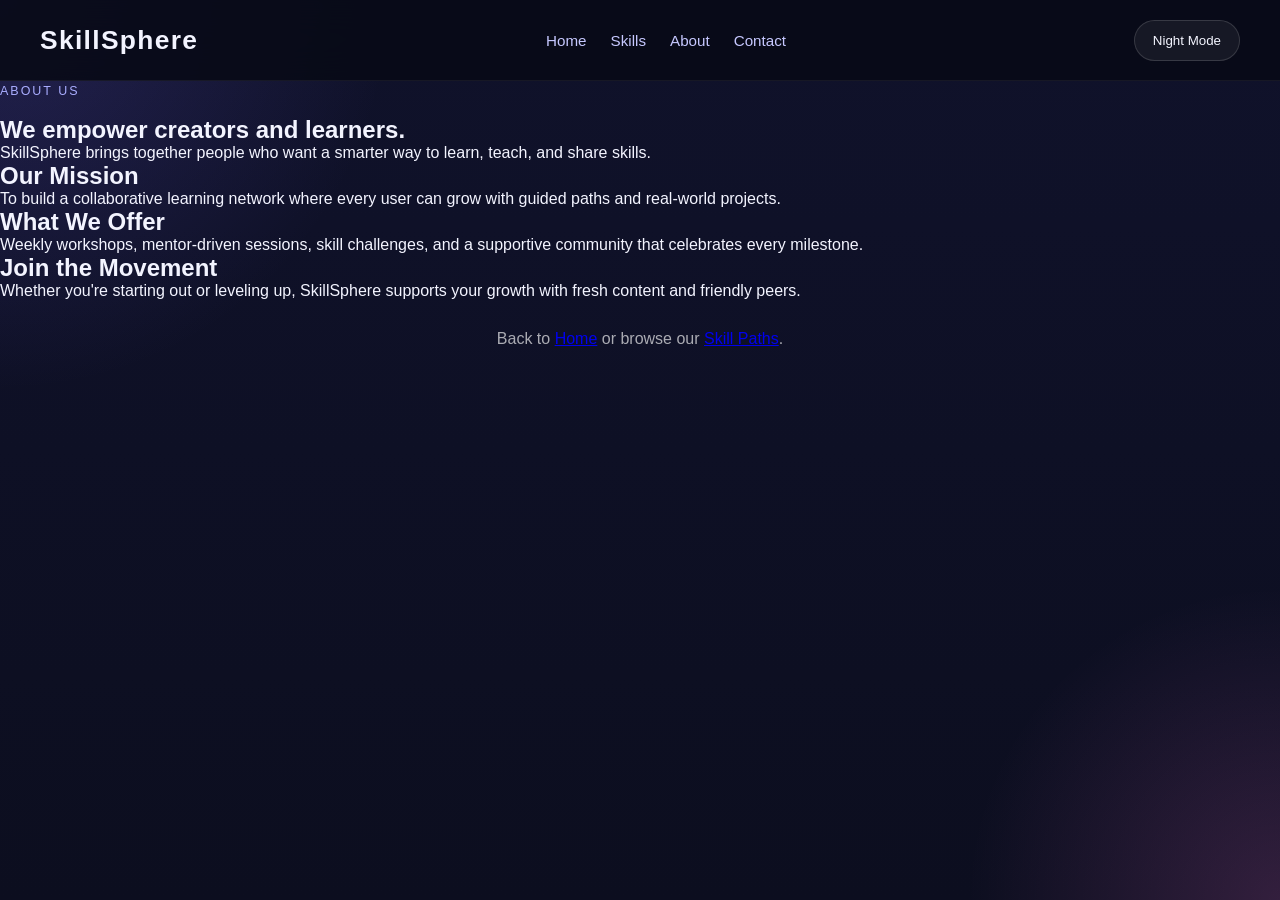
<file: about.html>
<!DOCTYPE html>
<html lang="en">
<head>
    <meta charset="UTF-8">
    <meta name="viewport" content="width=device-width, initial-scale=1.0">
    <title>About | SkillSphere</title>
    <link rel="stylesheet" href="style.css">
</head>
<body>

<nav class="topbar">
    <div class="logo">SkillSphere</div>
    <div class="nav-links">
        <ul>
            <li><a href="index.html">Home</a></li>
            <li><a href="skills.html">Skills</a></li>
            <li><a href="about.html">About</a></li>
            <li><a href="contact.html">Contact</a></li>
        </ul>
    </div>
    <button id="themeToggle" class="theme-button">Night Mode</button>
</nav>

<section class="page-hero">
    <div class="hero-copy">
        <span class="eyebrow">About Us</span>
        <h1>We empower creators and learners.</h1>
        <p>SkillSphere brings together people who want a smarter way to learn, teach, and share skills.</p>
    </div>
</section>

<section class="about-grid">
    <div class="about-card">
        <h2>Our Mission</h2>
        <p>To build a collaborative learning network where every user can grow with guided paths and real-world projects.</p>
    </div>
    <div class="about-card">
        <h2>What We Offer</h2>
        <p>Weekly workshops, mentor-driven sessions, skill challenges, and a supportive community that celebrates every milestone.</p>
    </div>
    <div class="about-card">
        <h2>Join the Movement</h2>
        <p>Whether you're starting out or leveling up, SkillSphere supports your growth with fresh content and friendly peers.</p>
    </div>
</section>

<footer id="footer">
    <p>Back to <a href="index.html">Home</a> or browse our <a href="skills.html">Skill Paths</a>.</p>
</footer>

<script src="script.js"></script>

</body>
</html>
</file>
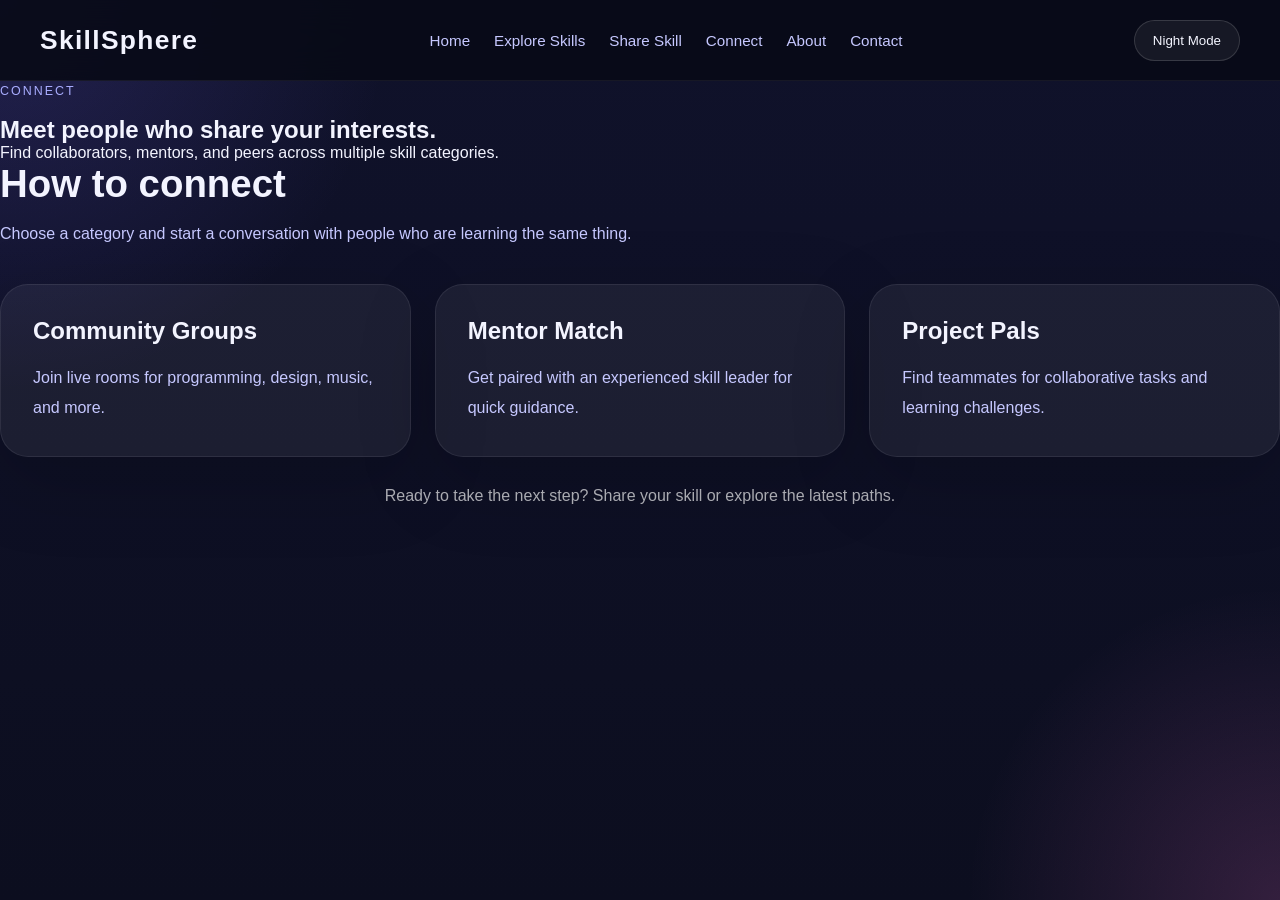
<file: connect.html>
<!DOCTYPE html>
<html lang="en">
<head>
    <meta charset="UTF-8">
    <meta name="viewport" content="width=device-width, initial-scale=1.0">
    <title>Connect | SkillSphere</title>
    <link rel="stylesheet" href="style.css">
</head>
<body>

<nav class="topbar">
    <div class="logo">SkillSphere</div>
    <div class="nav-links">
        <ul>
            <li><a href="index.html">Home</a></li>
            <li><a href="skills.html">Explore Skills</a></li>
            <li><a href="share.html">Share Skill</a></li>
            <li><a href="connect.html">Connect</a></li>
            <li><a href="about.html">About</a></li>
            <li><a href="contact.html">Contact</a></li>
        </ul>
    </div>
    <button id="themeToggle" class="theme-button">Night Mode</button>
</nav>

<section class="page-hero">
    <div class="hero-copy">
        <span class="eyebrow">Connect</span>
        <h1>Meet people who share your interests.</h1>
        <p>Find collaborators, mentors, and peers across multiple skill categories.</p>
    </div>
</section>

<section class="connect-features">
    <div class="section-header">
        <h2>How to connect</h2>
        <p>Choose a category and start a conversation with people who are learning the same thing.</p>
    </div>
    <div class="cards">
        <div class="card">
            <h2>Community Groups</h2>
            <p>Join live rooms for programming, design, music, and more.</p>
        </div>
        <div class="card">
            <h2>Mentor Match</h2>
            <p>Get paired with an experienced skill leader for quick guidance.</p>
        </div>
        <div class="card">
            <h2>Project Pals</h2>
            <p>Find teammates for collaborative tasks and learning challenges.</p>
        </div>
    </div>
</section>

<footer id="footer">
    <p>Ready to take the next step? Share your skill or explore the latest paths.</p>
</footer>

<script src="script.js"></script>

</body>
</html>
</file>
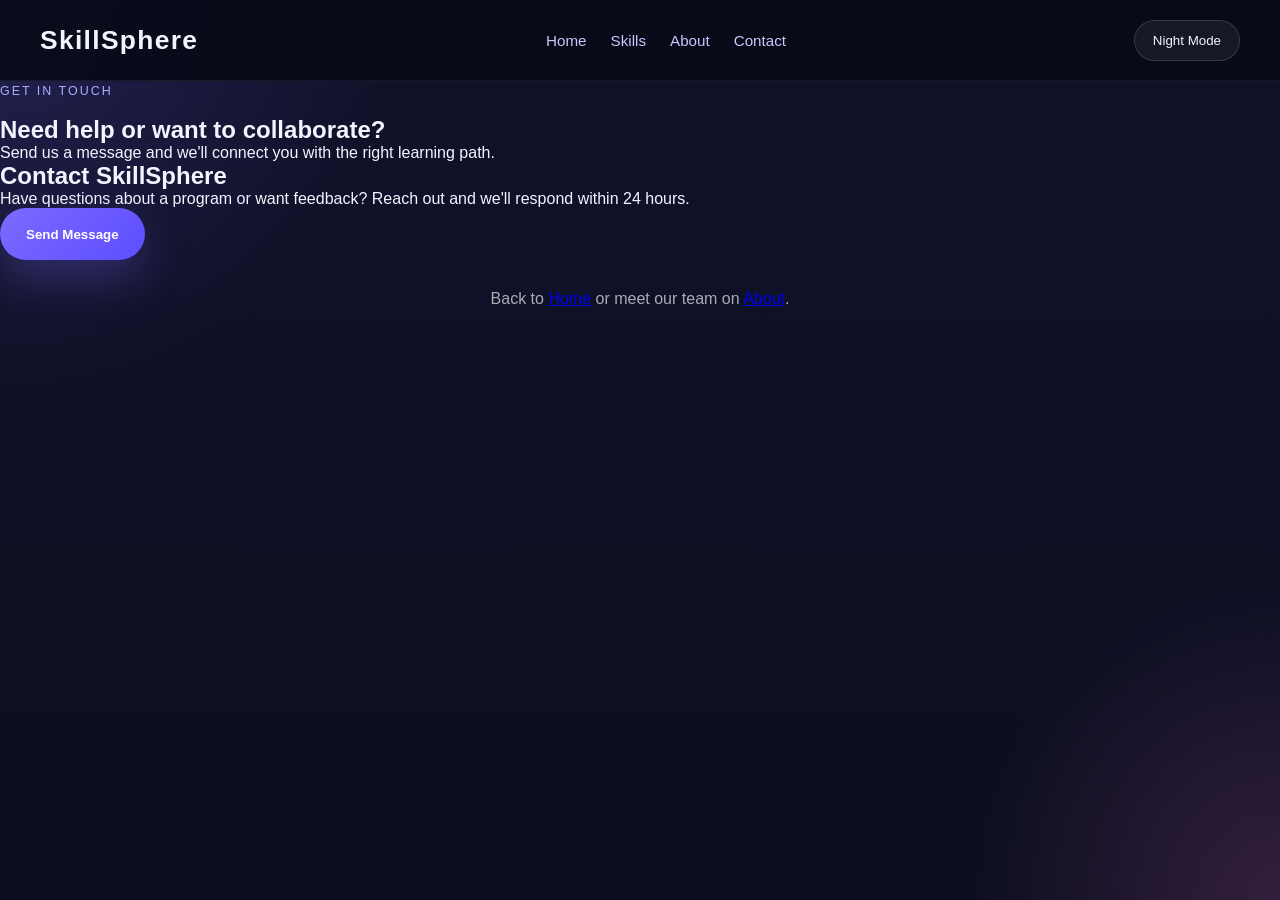
<file: contact.html>
<!DOCTYPE html>
<html lang="en">
<head>
    <meta charset="UTF-8">
    <meta name="viewport" content="width=device-width, initial-scale=1.0">
    <title>Contact | SkillSphere</title>
    <link rel="stylesheet" href="style.css">
</head>
<body>

<nav class="topbar">
    <div class="logo">SkillSphere</div>
    <div class="nav-links">
        <ul>
            <li><a href="index.html">Home</a></li>
            <li><a href="skills.html">Skills</a></li>
            <li><a href="about.html">About</a></li>
            <li><a href="contact.html">Contact</a></li>
        </ul>
    </div>
    <button id="themeToggle" class="theme-button">Night Mode</button>
</nav>

<section class="page-hero">
    <div class="hero-copy">
        <span class="eyebrow">Get in Touch</span>
        <h1>Need help or want to collaborate?</h1>
        <p>Send us a message and we'll connect you with the right learning path.</p>
    </div>
</section>

<section class="contact-panel">
    <div class="contact-card">
        <h2>Contact SkillSphere</h2>
        <p>Have questions about a program or want feedback? Reach out and we'll respond within 24 hours.</p>
        <button id="contactButton" class="primary-button">Send Message</button>
    </div>
</section>

<footer id="footer">
    <p>Back to <a href="index.html">Home</a> or meet our team on <a href="about.html">About</a>.</p>
</footer>

<script src="script.js"></script>

</body>
</html>
</file>
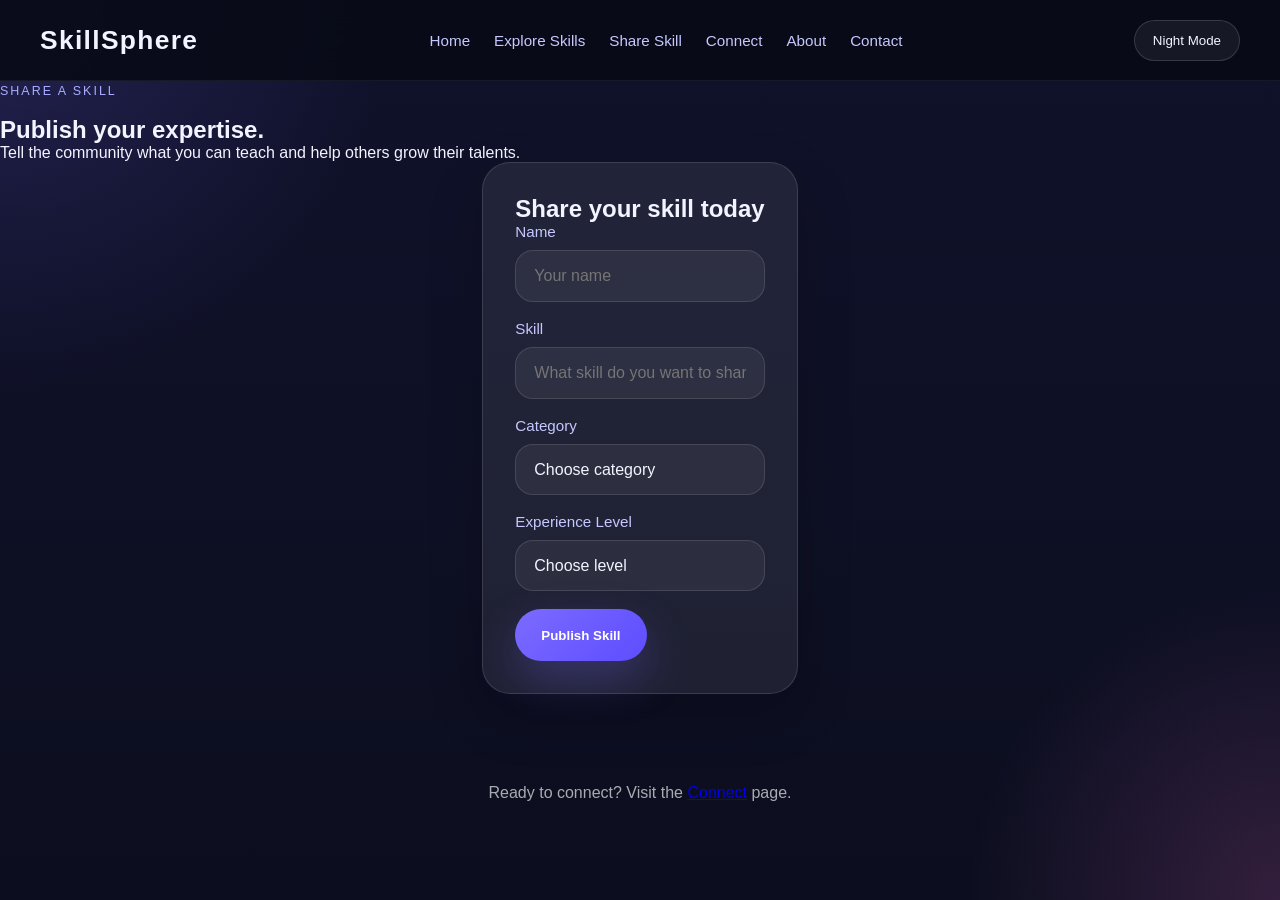
<file: share.html>
<!DOCTYPE html>
<html lang="en">
<head>
    <meta charset="UTF-8">
    <meta name="viewport" content="width=device-width, initial-scale=1.0">
    <title>Share a Skill | SkillSphere</title>
    <link rel="stylesheet" href="style.css">
</head>
<body>

<nav class="topbar">
    <div class="logo">SkillSphere</div>
    <div class="nav-links">
        <ul>
            <li><a href="index.html">Home</a></li>
            <li><a href="skills.html">Explore Skills</a></li>
            <li><a href="share.html">Share Skill</a></li>
            <li><a href="connect.html">Connect</a></li>
            <li><a href="about.html">About</a></li>
            <li><a href="contact.html">Contact</a></li>
        </ul>
    </div>
    <button id="themeToggle" class="theme-button">Night Mode</button>
</nav>

<section class="page-hero">
    <div class="hero-copy">
        <span class="eyebrow">Share a Skill</span>
        <h1>Publish your expertise.</h1>
        <p>Tell the community what you can teach and help others grow their talents.</p>
    </div>
</section>

<section class="share-form">
    <div class="form-card">
        <h2>Share your skill today</h2>
        <form id="shareForm">
            <label>
                Name
                <input type="text" id="nameInput" placeholder="Your name" required>
            </label>
            <label>
                Skill
                <input type="text" id="skillInput" placeholder="What skill do you want to share?" required>
            </label>
            <label>
                Category
                <select id="categoryInput" required>
                    <option value="">Choose category</option>
                    <option>Programming</option>
                    <option>Design</option>
                    <option>Photography</option>
                    <option>Music</option>
                    <option>Cooking</option>
                    <option>Languages</option>
                </select>
            </label>
            <label>
                Experience Level
                <select id="levelInput" required>
                    <option value="">Choose level</option>
                    <option>Beginner</option>
                    <option>Intermediate</option>
                    <option>Advanced</option>
                </select>
            </label>
            <button type="submit" class="primary-button">Publish Skill</button>
        </form>
    </div>
</section>

<footer id="footer">
    <p>Ready to connect? Visit the <a href="connect.html">Connect</a> page.</p>
</footer>

<script src="script.js"></script>

</body>
</html>
</file>
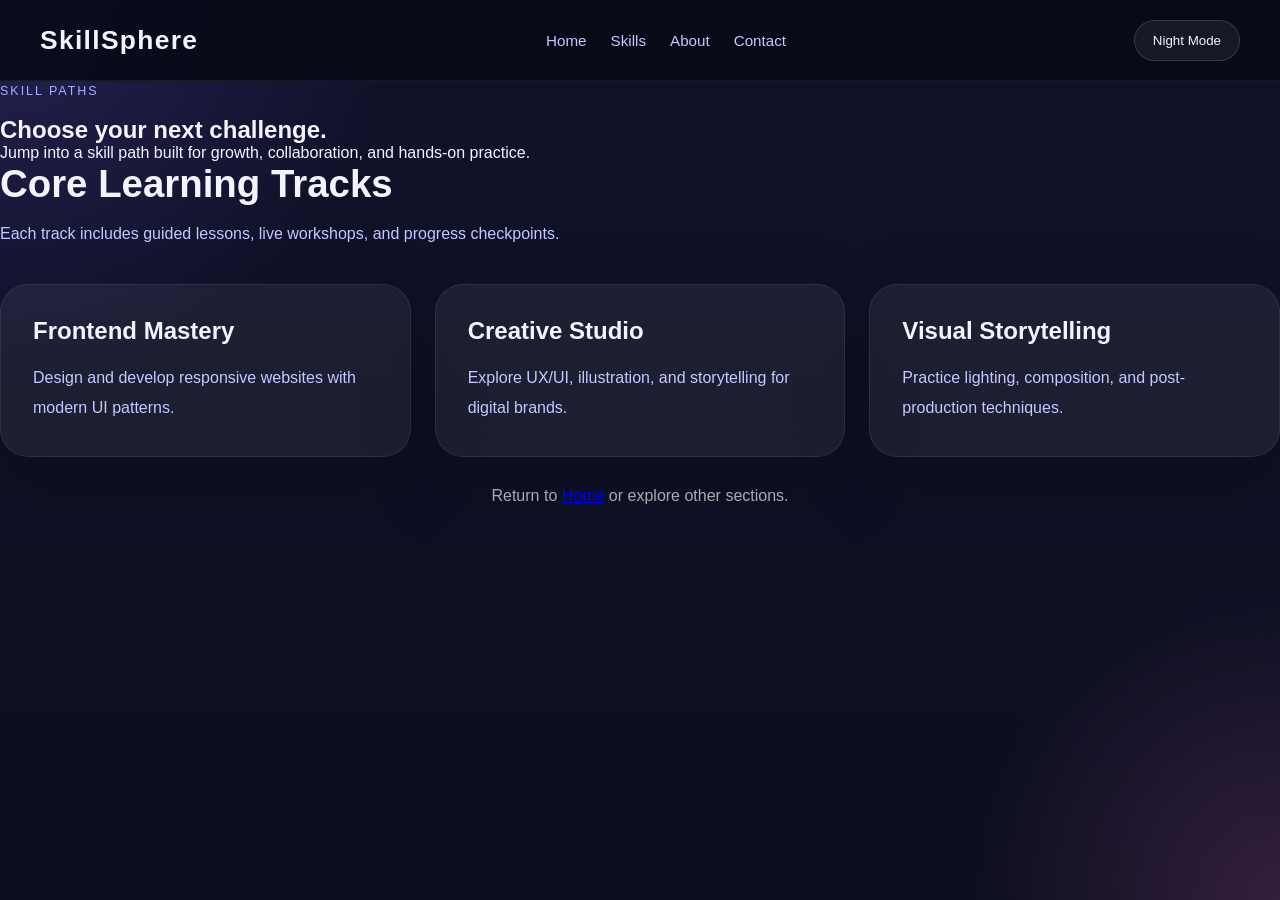
<file: skills.html>
<!DOCTYPE html>
<html lang="en">
<head>
    <meta charset="UTF-8">
    <meta name="viewport" content="width=device-width, initial-scale=1.0">
    <title>Skills | SkillSphere</title>
    <link rel="stylesheet" href="style.css">
</head>
<body>

<nav class="topbar">
    <div class="logo">SkillSphere</div>
    <div class="nav-links">
        <ul>
            <li><a href="index.html">Home</a></li>
            <li><a href="skills.html">Skills</a></li>
            <li><a href="about.html">About</a></li>
            <li><a href="contact.html">Contact</a></li>
        </ul>
    </div>
    <button id="themeToggle" class="theme-button">Night Mode</button>
</nav>

<section class="page-hero">
    <div class="hero-copy">
        <span class="eyebrow">Skill Paths</span>
        <h1>Choose your next challenge.</h1>
        <p>Jump into a skill path built for growth, collaboration, and hands-on practice.</p>
    </div>
</section>

<section class="skills-list">
    <div class="section-header">
        <h2>Core Learning Tracks</h2>
        <p>Each track includes guided lessons, live workshops, and progress checkpoints.</p>
    </div>
    <div class="cards">
        <div class="card" data-title="Frontend Mastery" data-desc="From HTML fundamentals to advanced React interfaces, build polished web apps.">
            <h2>Frontend Mastery</h2>
            <p>Design and develop responsive websites with modern UI patterns.</p>
        </div>
        <div class="card" data-title="Creative Studio" data-desc="Learn visual hierarchy, motion, and brand storytelling through interactive design projects.">
            <h2>Creative Studio</h2>
            <p>Explore UX/UI, illustration, and storytelling for digital brands.</p>
        </div>
        <div class="card" data-title="Visual Storytelling" data-desc="Capture compelling photographs, edit with precision, and build a standout portfolio.">
            <h2>Visual Storytelling</h2>
            <p>Practice lighting, composition, and post-production techniques.</p>
        </div>
    </div>
</section>

<footer id="footer">
    <p>Return to <a href="index.html">Home</a> or explore other sections.</p>
</footer>

<script src="script.js"></script>

</body>
</html>
</file>
<file: style.css>
* {
    margin: 0;
    padding: 0;
    box-sizing: border-box;
    font-family: "Inter", Arial, sans-serif;
}

html {
    scroll-behavior: smooth;
}

:root {
    --bg: #0e1024;
    --surface: rgba(255, 255, 255, 0.08);
    --surface-strong: rgba(255, 255, 255, 0.12);
    --text: #f3f4ff;
    --muted: #c6c8ff;
    --accent: #7c6bff;
    --accent-strong: #5d4dff;
    --shadow: 0 20px 60px rgba(0, 0, 0, 0.22);
}

body {
    min-height: 100vh;
    background: radial-gradient(circle at top left, rgba(124, 107, 255, 0.18), transparent 25%),
        radial-gradient(circle at bottom right, rgba(255, 119, 219, 0.16), transparent 20%),
        linear-gradient(180deg, #10122b 0%, #0c0e1f 100%);
    color: var(--text);
    overflow-x: hidden;
}

body.dark-mode {
    --bg: #080a17;
    --surface: rgba(255, 255, 255, 0.06);
    --surface-strong: rgba(255, 255, 255, 0.1);
    --text: #e8eafc;
    --muted: #9fa3ff;
}

body,
button,
a {
    font-family: inherit;
}

img {
    max-width: 100%;
}

button,
.theme-button,
.secondary-button {
    transition: transform 180ms ease, background-color 180ms ease, box-shadow 180ms ease;
}

button:hover,
.theme-button:hover,
.secondary-button:hover {
    transform: translateY(-2px);
}

.topbar {
    position: sticky;
    top: 0;
    z-index: 10;
    display: flex;
    align-items: center;
    justify-content: space-between;
    padding: 20px 40px;
    background: rgba(8, 10, 23, 0.9);
    backdrop-filter: blur(18px);
    box-shadow: inset 0 -1px 0 rgba(255, 255, 255, 0.06);
}

.logo {
    font-size: 1.65rem;
    font-weight: 800;
    letter-spacing: 0.05em;
}

.nav-links ul {
    display: flex;
    list-style: none;
    gap: 24px;
}

.nav-links a {
    color: var(--muted);
    text-decoration: none;
    font-size: 0.95rem;
}

.nav-links a:hover,
.nav-links a:focus-visible {
    color: var(--text);
}

.theme-button {
    padding: 12px 18px;
    border-radius: 999px;
    border: 1px solid rgba(255, 255, 255, 0.14);
    background: rgba(255, 255, 255, 0.06);
    color: var(--text);
    cursor: pointer;
}

.hero {
    display: grid;
    grid-template-columns: minmax(0, 1.1fr) minmax(320px, 0.9fr);
    align-items: center;
    gap: 40px;
    padding: 100px 40px 60px;
}

.hero-copy {
    max-width: 660px;
}

.eyebrow {
    display: inline-block;
    margin-bottom: 18px;
    color: #a9adff;
    letter-spacing: 0.16em;
    text-transform: uppercase;
    font-size: 0.78rem;
}

.hero h1 {
    font-size: clamp(3rem, 5vw, 4.8rem);
    line-height: 0.98;
    margin-bottom: 24px;
    max-width: 12ch;
}

.hero p {
    font-size: 1.18rem;
    line-height: 1.75;
    color: var(--muted);
    margin-bottom: 36px;
}

.hero-actions {
    display: flex;
    align-items: center;
    gap: 18px;
    flex-wrap: wrap;
}

.primary-button,
.secondary-button {
    display: inline-flex;
    align-items: center;
    justify-content: center;
    min-height: 52px;
    padding: 0 26px;
    border-radius: 999px;
    border: none;
    cursor: pointer;
    font-weight: 700;
    text-decoration: none;
}

.primary-button {
    background: linear-gradient(135deg, var(--accent), var(--accent-strong));
    color: #fff;
    box-shadow: 0 18px 45px rgba(124, 107, 255, 0.28);
}

.secondary-button {
    background: rgba(255, 255, 255, 0.08);
    color: var(--text);
    border: 1px solid rgba(255, 255, 255, 0.14);
}

.hero-visual {
    position: relative;
    min-height: 420px;
    display: grid;
    place-items: center;
}

.hero-visual img {
    width: 100%;
    max-width: 500px;
    border-radius: 32px;
    position: relative;
    z-index: 1;
}

.glow-ring {
    position: absolute;
    inset: -40px 0 0 -40px;
    background: radial-gradient(circle at top left, rgba(124, 107, 255, 0.35), transparent 34%),
        radial-gradient(circle at bottom right, rgba(255, 119, 219, 0.26), transparent 30%);
    filter: blur(28px);
    pointer-events: none;
}

.hero-card-panel {
    position: relative;
    width: 100%;
    max-width: 440px;
    padding: 34px;
    border-radius: 32px;
    background: rgba(255, 255, 255, 0.08);
    border: 1px solid rgba(255, 255, 255, 0.1);
    box-shadow: var(--shadow);
    backdrop-filter: blur(22px);
}

.hero-card-panel h2 {
    font-size: 1.75rem;
    margin-bottom: 16px;
}

.hero-card-panel p {
    color: var(--muted);
    line-height: 1.8;
    margin-bottom: 32px;
}

.hero-stats {
    display: grid;
    gap: 18px;
    grid-template-columns: repeat(2, minmax(0, 1fr));
}

.hero-stats div {
    padding: 18px;
    border-radius: 22px;
    background: rgba(255, 255, 255, 0.06);
}

.hero-stats strong {
    display: block;
    font-size: 1.4rem;
    margin-bottom: 8px;
}

.hero-stats span {
    color: var(--muted);
}

.features {
    padding: 20px 40px 60px;
}

.section-header {
    max-width: 670px;
    margin-bottom: 36px;
}

.section-header h2 {
    font-size: 2.4rem;
    margin-bottom: 14px;
}

.section-header p {
    color: var(--muted);
    line-height: 1.75;
}

.cards {
    display: grid;
    grid-template-columns: repeat(3, minmax(0, 1fr));
    gap: 24px;
}

.card {
    background: rgba(255, 255, 255, 0.06);
    border: 1px solid rgba(255, 255, 255, 0.08);
    border-radius: 28px;
    padding: 32px;
    box-shadow: 0 24px 80px rgba(0, 0, 0, 0.18);
    cursor: pointer;
    transition: transform 220ms ease, background-color 220ms ease, border-color 220ms ease;
}

.card:hover {
    transform: translateY(-12px);
    border-color: rgba(124, 107, 255, 0.4);
    background: rgba(124, 107, 255, 0.08);
}

.card h2 {
    margin-bottom: 18px;
    font-size: 1.5rem;
}

.card p {
    color: var(--muted);
    line-height: 1.9;
}

.community {
    padding: 60px 40px 80px;
}

.community-card {
    max-width: 940px;
    margin: 0 auto;
    padding: 42px;
    border-radius: 32px;
    background: linear-gradient(135deg, rgba(124, 107, 255, 0.22), rgba(255, 119, 219, 0.18));
    box-shadow: 0 28px 80px rgba(0, 0, 0, 0.18);
    text-align: center;
}

.community-card h2 {
    font-size: 2.1rem;
    margin-bottom: 14px;
}

.community-card p {
    color: var(--text);
    opacity: 0.88;
    margin-bottom: 28px;
    line-height: 1.8;
}

footer {
    padding: 30px 40px 50px;
    text-align: center;
    color: rgba(255, 255, 255, 0.65);
}

@media (max-width: 960px) {
    .hero {
        grid-template-columns: 1fr;
        padding-top: 80px;
    }

    .cards,
    .skill-grid,
    .faq-list {
        grid-template-columns: 1fr;
    }

    .topbar {
        flex-wrap: wrap;
        gap: 16px;
    }

    .hero-visual {
        min-height: 360px;
    }
}

.stats-panel {
    display: grid;
    grid-template-columns: repeat(3, minmax(0, 1fr));
    gap: 20px;
    padding: 0 40px 60px;
}

.stat-card {
    background: rgba(255, 255, 255, 0.07);
    border: 1px solid rgba(255, 255, 255, 0.12);
    border-radius: 28px;
    padding: 24px;
    text-align: center;
}

.stat-card span {
    display: block;
    color: var(--muted);
    margin-bottom: 12px;
}

.stat-card strong {
    font-size: 2rem;
    display: block;
}

.app-controls {
    display: grid;
    gap: 20px;
    padding: 0 40px 32px;
}

.search-group {
    max-width: 640px;
}

.search-group input {
    width: 100%;
    border: 1px solid rgba(255, 255, 255, 0.18);
    border-radius: 16px;
    padding: 18px 22px;
    background: rgba(255, 255, 255, 0.08);
    color: var(--text);
    font-size: 1rem;
}

.search-group input::placeholder {
    color: rgba(255, 255, 255, 0.55);
}

.category-chips {
    display: flex;
    flex-wrap: wrap;
    gap: 12px;
}

.chip {
    padding: 12px 18px;
    border-radius: 999px;
    border: 1px solid rgba(255, 255, 255, 0.12);
    background: rgba(255, 255, 255, 0.06);
    color: var(--text);
    cursor: pointer;
    transition: background-color 180ms ease, color 180ms ease, transform 180ms ease;
}

.chip:hover,
.chip.active {
    background: linear-gradient(135deg, var(--accent), var(--accent-strong));
    color: #fff;
    transform: translateY(-1px);
}

.skill-grid {
    display: grid;
    grid-template-columns: repeat(3, minmax(0, 1fr));
    gap: 24px;
    padding: 0 40px 60px;
}

.skill-card {
    position: relative;
    padding: 26px;
    background: rgba(255, 255, 255, 0.08);
    border: 1px solid rgba(255, 255, 255, 0.1);
    border-radius: 28px;
    box-shadow: 0 20px 60px rgba(0, 0, 0, 0.15);
    transition: transform 220ms ease, border-color 220ms ease, background-color 220ms ease;
}

.skill-card:hover {
    transform: translateY(-8px);
    border-color: rgba(124, 107, 255, 0.4);
    background: rgba(124, 107, 255, 0.08);
}

.empty-state {
    grid-column: 1 / -1;
    padding: 36px 24px;
    text-align: center;
    color: var(--muted);
    background: rgba(255, 255, 255, 0.06);
    border: 1px solid rgba(255, 255, 255, 0.1);
    border-radius: 24px;
}

.skill-card h3 {
    font-size: 1.35rem;
    margin-bottom: 10px;
}

.skill-card .skill-name {
    display: block;
    font-size: 1.15rem;
    margin-bottom: 12px;
}

.skill-card .meta {
    display: flex;
    flex-wrap: wrap;
    gap: 10px;
    margin-bottom: 18px;
    color: var(--muted);
    font-size: 0.95rem;
}

.skill-card .favorite-button {
    position: absolute;
    top: 22px;
    right: 22px;
    width: 42px;
    height: 42px;
    border: 1px solid rgba(255, 255, 255, 0.16);
    border-radius: 999px;
    background: rgba(255, 255, 255, 0.08);
    color: var(--text);
    cursor: pointer;
    font-size: 1.1rem;
    transition: transform 180ms ease, background-color 180ms ease, border-color 180ms ease;
}

.skill-card .favorite-button:hover {
    transform: scale(1.05);
    background: rgba(124, 107, 255, 0.15);
}

.share-form {
    display: grid;
    justify-content: center;
    padding: 0 40px 60px;
}

.form-card {
    width: min(680px, 100%);
    background: rgba(255, 255, 255, 0.08);
    border: 1px solid rgba(255, 255, 255, 0.12);
    border-radius: 28px;
    padding: 32px;
    box-shadow: 0 20px 55px rgba(0, 0, 0, 0.18);
}

.form-card h3 {
    margin-bottom: 22px;
}

.form-card label {
    display: grid;
    gap: 10px;
    margin-bottom: 18px;
    color: var(--muted);
    font-size: 0.95rem;
}

.form-card input,
.form-card select {
    width: 100%;
    padding: 16px 18px;
    border-radius: 18px;
    border: 1px solid rgba(255, 255, 255, 0.12);
    background: rgba(255, 255, 255, 0.06);
    color: var(--text);
    font-size: 1rem;
}

.form-card select {
    appearance: none;
}

.faq-section {
    padding: 0 40px 80px;
}

.contact-section {
    padding: 0 40px 80px;
}

.contact-section .community-card {
    max-width: 820px;
    margin: 28px auto 0;
}

.faq-list {
    display: grid;
    gap: 18px;
    padding-top: 18px;
}

.faq-card {
    border-radius: 24px;
    background: rgba(255, 255, 255, 0.06);
    border: 1px solid rgba(255, 255, 255, 0.1);
    overflow: hidden;
}

.faq-question {
    width: 100%;
    background: transparent;
    border: none;
    color: var(--text);
    text-align: left;
    padding: 22px 24px;
    font-size: 1rem;
    cursor: pointer;
    display: flex;
    justify-content: space-between;
    align-items: center;
}

.faq-question::after {
    content: "+";
    font-size: 1.4rem;
    color: var(--muted);
}

.faq-card.open .faq-question::after {
    content: "–";
}

.faq-answer {
    max-height: 0;
    overflow: hidden;
    padding: 0 24px;
    color: var(--muted);
    line-height: 1.8;
    transition: max-height 220ms ease, padding 220ms ease;
}

.faq-card.open .faq-answer {
    max-height: 160px;
    padding: 0 24px 22px;
}

.hero-summary {
    min-height: 320px;
}

.hero-summary h2 {
    font-size: 2rem;
    margin-bottom: 14px;
}

.hero-summary p {
    color: var(--muted);
    line-height: 1.8;
    margin-bottom: 28px;
}

@media (max-width: 960px) {
    .stats-panel {
        grid-template-columns: 1fr;
    }

    .app-controls,
    .share-form {
        padding: 0 20px 32px;
    }

    .skill-grid {
        grid-template-columns: 1fr;
        padding: 0 20px 60px;
    }
}

@media (max-width: 620px) {
    .topbar {
        padding: 18px 20px;
    }

    .hero {
        padding: 60px 20px 40px;
        gap: 24px;
    }

    .hero h1 {
        font-size: 2.6rem;
    }

    .hero p {
        font-size: 1rem;
    }

    .hero-card-panel,
    .community-card,
    .form-card {
        padding: 28px;
    }
}
</file>
